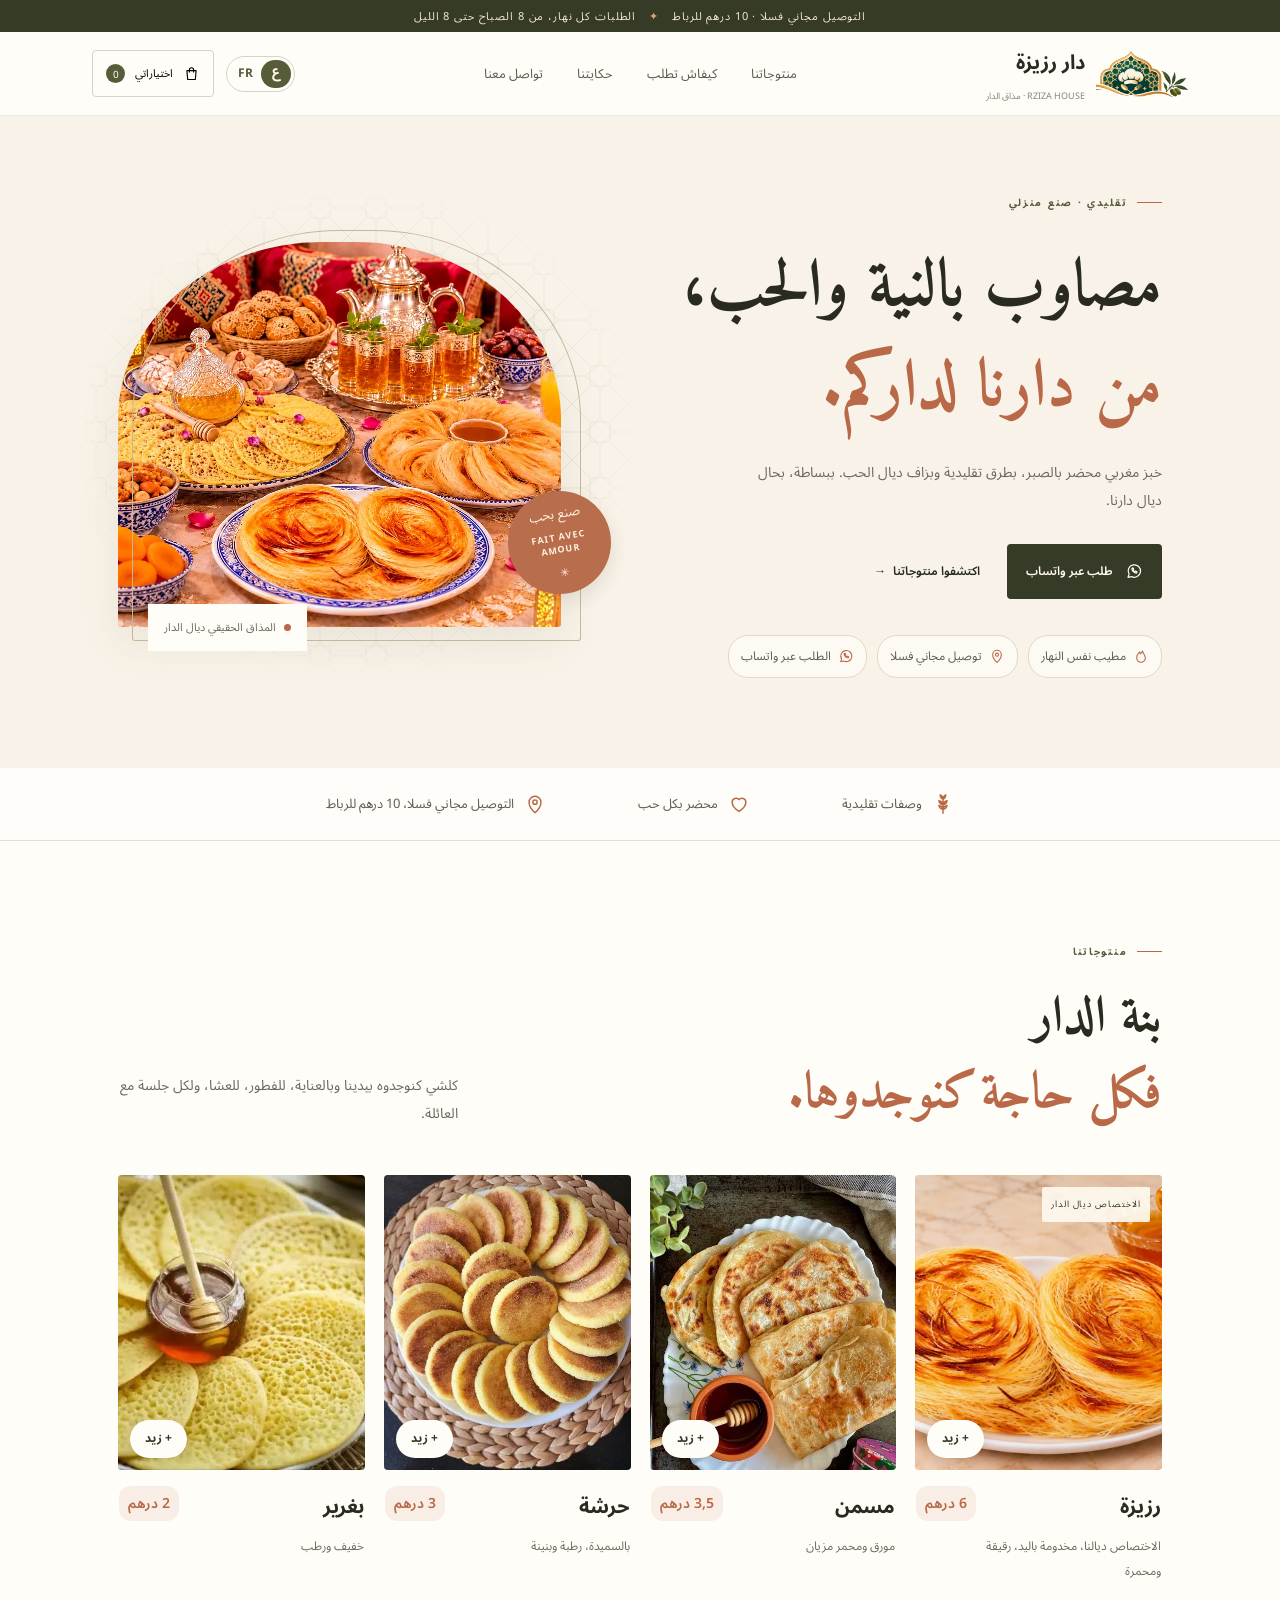
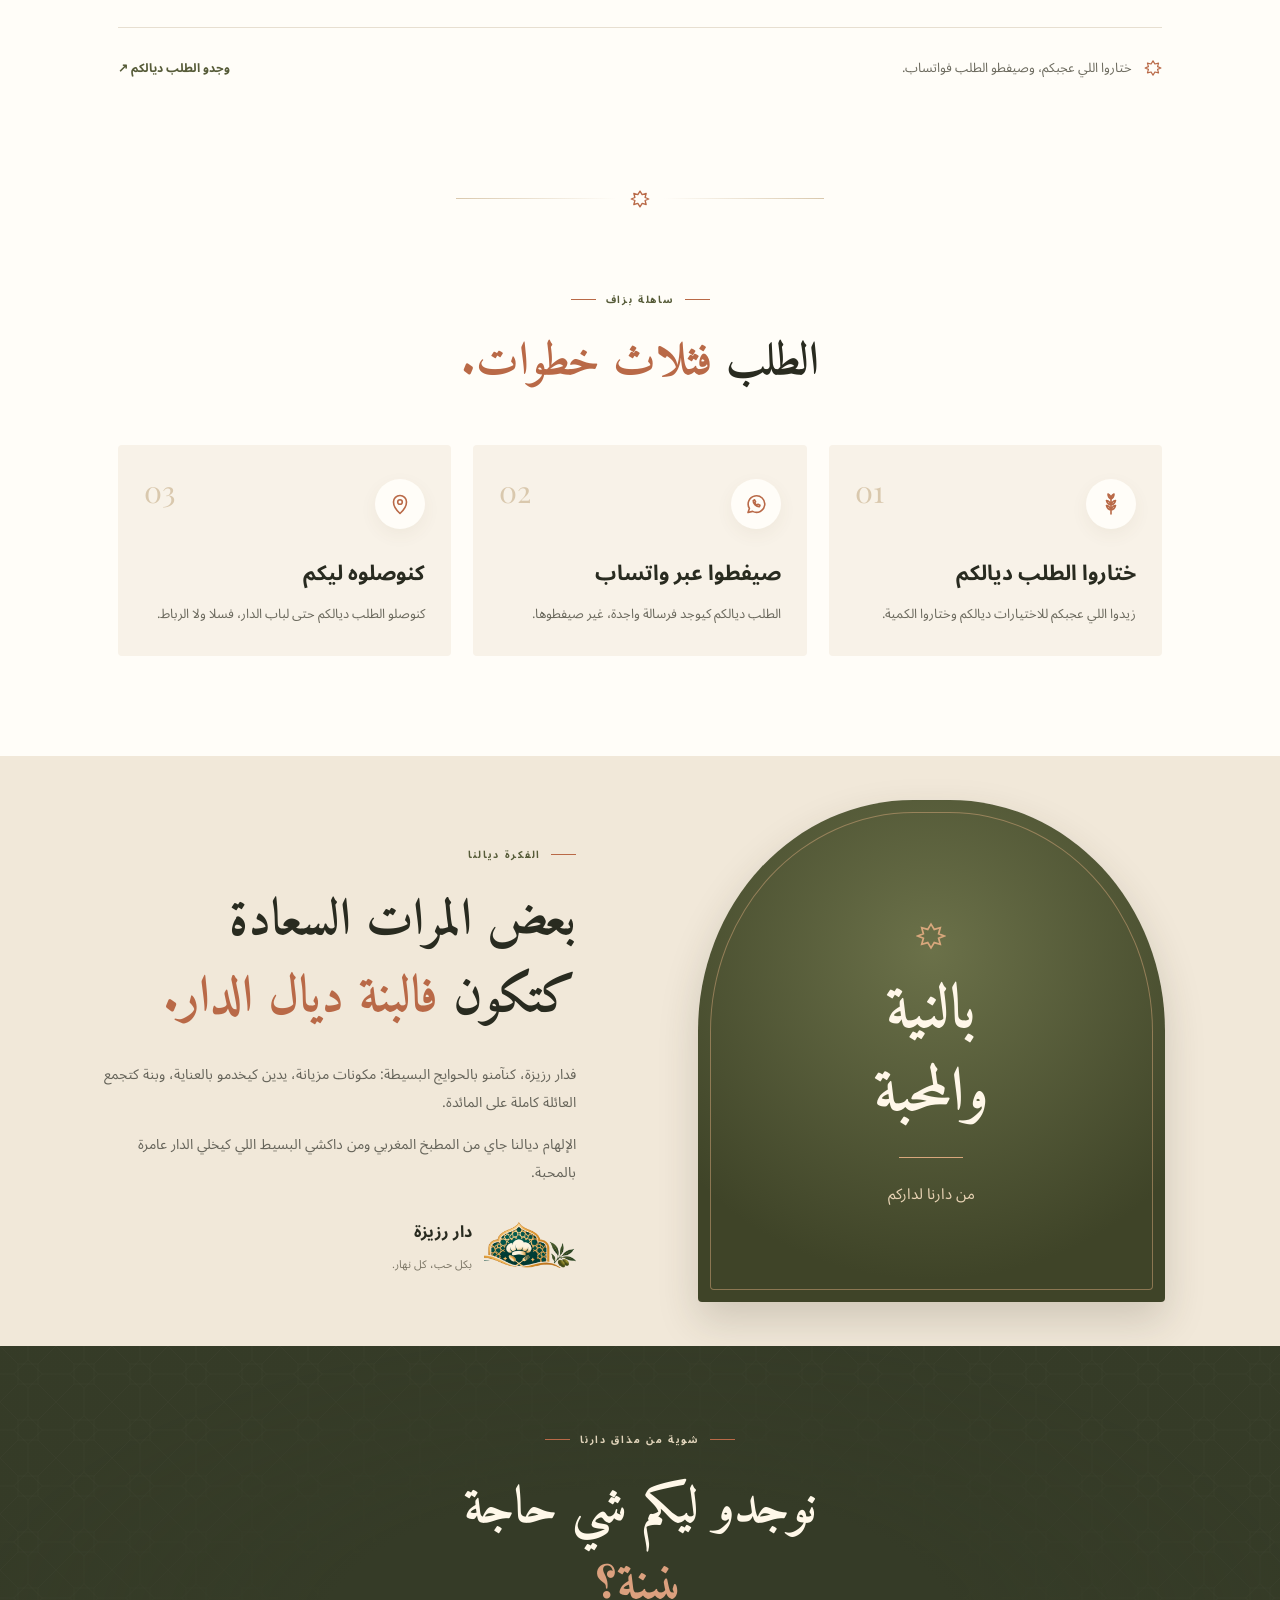
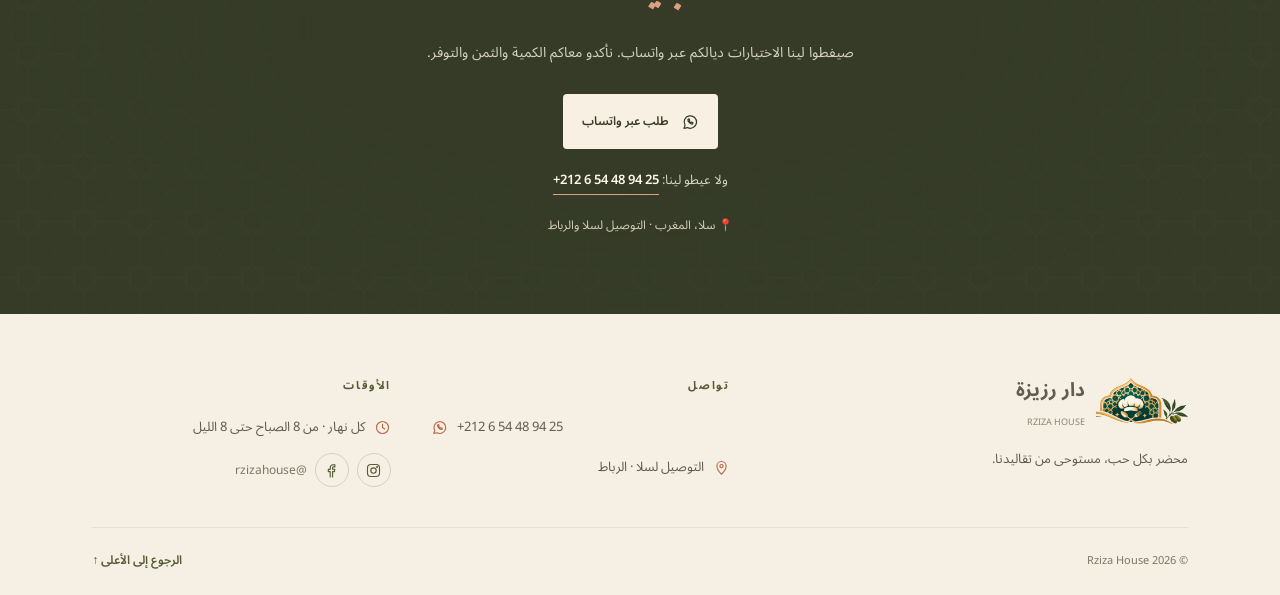
<file: public/index.html>
<!doctype html>
<html lang="ar" dir="rtl">
<head>
  <meta charset="utf-8">
  <meta name="viewport" content="width=device-width,initial-scale=1">
  <meta name="theme-color" content="#f8f2e8">
  <title>دار رزيزة | Rziza House — مذاق الدار</title>
  <meta name="description" content="دار رزيزة — خبز مغربي تقليدي مصاوب بالنية والحب فسلا، كنوصلوه لسلا والرباط. طلب الرزيزة، المسمن، الحرشة والبغرير عبر واتساب.">

  <!-- Aperçu du lien quand il est partagé (WhatsApp, Facebook...).
       Changez le numéro ?v= quand vous remplacez og.jpg, sinon WhatsApp garde l'ancienne image. -->
  <meta property="og:type" content="website">
  <meta property="og:locale" content="ar_MA">
  <meta property="og:locale:alternate" content="fr_MA">
  <meta property="og:site_name" content="دار رزيزة · Rziza House">
  <meta property="og:title" content="دار رزيزة | Rziza House — مذاق الدار">
  <meta property="og:description" content="خبز مغربي مصاوب فالدار بسلا، كنوصلوه لسلا والرباط: الرزيزة، المسمن، الحرشة، البغرير. الطلب عبر واتساب.">
  <meta property="og:url" content="https://rziza-house.pages.dev/">
  <meta property="og:image" content="https://rziza-house.pages.dev/images/og.jpg?v=4">
  <meta property="og:image:width" content="1200">
  <meta property="og:image:height" content="630">
  <meta property="og:image:alt" content="دار رزيزة — مذاق الدار، التوصيل لسلا والرباط">
  <meta name="twitter:card" content="summary_large_image">
  <link rel="canonical" href="https://rziza-house.pages.dev/">

  <link rel="icon" href="favicon-48.png" type="image/png">
  <link rel="apple-touch-icon" href="apple-touch-icon.png">
  <link rel="preconnect" href="https://fonts.googleapis.com">
  <link rel="preconnect" href="https://fonts.gstatic.com" crossorigin>
  <link rel="stylesheet" href="https://fonts.googleapis.com/css2?family=DM+Sans:wght@400;500;600;700&family=Playfair+Display:wght@500;600;700&family=Noto+Sans+Arabic:wght@400;500;600;700&family=Amiri:wght@400;700&display=swap">
  <link rel="stylesheet" href="theme.css">
  <!-- Photo d'accueil chargée tout de suite (même fichier que celui choisi dans theme.css) -->
  <link rel="preload" as="image" type="image/webp" href="images/hero-640.webp" media="(max-width: 640px)">
  <link rel="preload" as="image" type="image/webp" href="images/hero.webp" media="(min-width: 641px)">

  <script src="products.js" defer></script>
  <script src="translations.js" defer></script>
  <script src="app.js" defer></script>
</head>
<body class="rtl">

<!-- Icônes, réutilisées plus bas avec <use href="#..."> -->
<svg class="sprite" aria-hidden="true" focusable="false">
  <symbol id="i-wheat" viewBox="0 0 24 24"><path d="M12 22V7M12 7c-2-1-3-3-3-5 2 1 3 3 3 5Zm0 0c2-1 3-3 3-5-2 1-3 3-3 5Zm0 6c-2.5-.5-4-2.5-4.5-4.5 2.5.5 4 2.5 4.5 4.5Zm0 0c2.5-.5 4-2.5 4.5-4.5-2.5.5-4 2.5-4.5 4.5Zm0 5c-2.5-.5-4-2.5-4.5-4.5 2.5.5 4 2.5 4.5 4.5Zm0 0c2.5-.5 4-2.5 4.5-4.5-2.5.5-4 2.5-4.5 4.5Z"/></symbol>
  <symbol id="i-heart" viewBox="0 0 24 24"><path d="M12 20s-7.5-4.6-7.5-10.2A4.3 4.3 0 0 1 12 7.2a4.3 4.3 0 0 1 7.5 2.6C19.5 15.4 12 20 12 20Z"/></symbol>
  <symbol id="i-pin" viewBox="0 0 24 24"><path d="M12 21.5s-6.5-5.8-6.5-11.5a6.5 6.5 0 0 1 13 0c0 5.7-6.5 11.5-6.5 11.5Z"/><circle cx="12" cy="10" r="2.3"/></symbol>
  <symbol id="i-flame" viewBox="0 0 24 24"><path d="M12 21.5a6.5 6.5 0 0 0 6.5-6.5c0-4.3-3.2-6.4-4.3-10.5-1 3-3 4.3-3 4.3s-1-1.1-1.2-3C7.7 8 5.5 11.2 5.5 15a6.5 6.5 0 0 0 6.5 6.5Z"/></symbol>
  <symbol id="i-chat" viewBox="0 0 24 24"><path d="M4 20.5l1.4-4.1A8.3 8.3 0 1 1 8.6 19.4L4 20.5Z"/><path d="M9.2 8.6c-.3 2.9 3.3 6.5 6.2 6.2l.6-1.6-2-1-.9.8c-1-.4-1.9-1.3-2.3-2.3l.8-.9-1-2-1.4.8Z"/></symbol>
  <symbol id="i-bag" viewBox="0 0 24 24"><path d="M5.5 8h13l-1.1 12.5H6.6L5.5 8Z"/><path d="M9 10V6.8a3 3 0 0 1 6 0V10"/></symbol>
  <symbol id="i-clock" viewBox="0 0 24 24"><circle cx="12" cy="12" r="8.5"/><path d="M12 7.5V12l3 2"/></symbol>
  <symbol id="i-instagram" viewBox="0 0 24 24"><rect x="3.5" y="3.5" width="17" height="17" rx="5"/><circle cx="12" cy="12" r="3.8"/><circle cx="17" cy="7" r=".6"/></symbol>
  <symbol id="i-facebook" viewBox="0 0 24 24"><path d="M13.5 21v-7.5h2.7l.4-3.2h-3.1V8.4c0-.9.3-1.6 1.6-1.6h1.7V4a21 21 0 0 0-2.5-.1c-2.4 0-4.1 1.5-4.1 4.2v2.3H7.5v3.2h2.7V21"/></symbol>
  <symbol id="i-star" viewBox="0 0 24 24"><path d="M12 2.5l2.6 4.2 4.8-1.3-1.3 4.8 4.4 1.8-4.4 1.8 1.3 4.8-4.8-1.3L12 21.5l-2.6-4.2-4.8 1.3 1.3-4.8L1.5 12l4.4-1.8-1.3-4.8 4.8 1.3L12 2.5Z"/></symbol>
</svg>

<div class="topline">
  <span data-i18n="topline">التوصيل مجاني فسلا · 10 درهم للرباط</span>
  <span class="top-dot">✦</span>
  <span data-i18n="topline2">الطلبات كل نهار، من 8 الصباح حتى 8 الليل</span>
</div>

<header class="header" id="siteHeader">
  <a class="brand" href="#accueil" aria-label="Rziza House">
    <img class="brand-mark" src="images/logo-mark.png" alt="" width="60" height="32">
    <span class="brand-copy">
      <strong data-i18n="brandName">دار رزيزة</strong>
      <small data-i18n="brandSub">RZIZA HOUSE · مذاق الدار</small>
    </span>
  </a>
  <nav class="nav" id="mainNav">
    <a href="#produits" data-i18n="navProducts">منتوجاتنا</a>
    <a href="#commander" data-i18n="navHow">كيفاش تطلب</a>
    <a href="#histoire" data-i18n="navStory">حكايتنا</a>
    <a href="#contact" data-i18n="navContact">تواصل معنا</a>
  </nav>
  <div class="header-actions">
    <button id="langBtn" class="lang-toggle" type="button" data-i18n-aria="langLabel" aria-label="بدل اللغة">
      <span data-lang="fr">FR</span><span data-lang="ar">ع</span>
    </button>
    <button id="cartBtn" class="cart-btn" type="button">
      <svg class="icon" aria-hidden="true"><use href="#i-bag"/></svg>
      <span data-i18n="basket">اختياراتي</span>
      <span id="cartCount" class="cart-count">0</span>
    </button>
    <button id="menuBtn" class="menu-btn" type="button" aria-expanded="false" aria-controls="mainNav" data-i18n-aria="menuLabel" aria-label="القائمة">☰</button>
  </div>
</header>

<main>
  <section class="hero" id="accueil">
    <div class="hero-copy">
      <div class="eyebrow"><span class="eyebrow-line"></span><span data-i18n="eyebrow">تقليدي · صنع منزلي</span></div>
      <h1 data-i18n="heroTitle">مصاوب بالنية والحب،<br><em>من دارنا لداركم.</em></h1>
      <p class="hero-text" data-i18n="heroText">خبز مغربي محضر بالصبر، بطرق تقليدية وبزاف ديال الحب. ببساطة، بحال ديال دارنا.</p>
      <div class="hero-buttons">
        <a id="heroWhatsapp" class="btn btn-dark" href="#" target="_blank" rel="noopener">
          <svg class="icon" aria-hidden="true"><use href="#i-chat"/></svg>
          <span data-i18n="whatsappCta">طلب عبر واتساب</span>
        </a>
        <a class="text-link" href="#produits"><span data-i18n="discover">اكتشفوا منتوجاتنا</span><span class="arrow">→</span></a>
      </div>
      <ul class="hero-badges">
        <li><svg class="icon" aria-hidden="true"><use href="#i-flame"/></svg><span data-i18n="badgeFresh">مطيب نفس النهار</span></li>
        <li><svg class="icon" aria-hidden="true"><use href="#i-pin"/></svg><span data-i18n="badgeDelivery">توصيل مجاني فسلا</span></li>
        <li><svg class="icon" aria-hidden="true"><use href="#i-chat"/></svg><span data-i18n="badgeWhatsapp">الطلب عبر واتساب</span></li>
      </ul>
    </div>
    <div class="hero-visual">
      <div class="hero-photo"></div>
      <div class="hero-stamp"><span>صنع بحب</span><strong>FAIT AVEC<br>AMOUR</strong><span class="stamp-star">✳</span></div>
      <div class="hero-caption"><span class="caption-dot"></span><span data-i18n="heroCaption">المذاق الحقيقي ديال الدار</span></div>
    </div>
  </section>

  <section class="promise-strip">
    <div><svg class="promise-icon" aria-hidden="true"><use href="#i-wheat"/></svg><span data-i18n="promise1">وصفات تقليدية</span></div>
    <div><svg class="promise-icon" aria-hidden="true"><use href="#i-heart"/></svg><span data-i18n="promise2">محضر بكل حب</span></div>
    <div><svg class="promise-icon" aria-hidden="true"><use href="#i-pin"/></svg><span data-i18n="promise3">التوصيل مجاني فسلا، 10 درهم للرباط</span></div>
  </section>

  <section class="products section-pad" id="produits">
    <div class="section-heading" data-reveal>
      <div>
        <div class="eyebrow"><span class="eyebrow-line"></span><span data-i18n="ourSelection">منتوجاتنا</span></div>
        <h2 data-i18n="productsTitle">بنة الدار<br><em>فكل حاجة كنوجدوها.</em></h2>
      </div>
      <p data-i18n="productsIntro">كلشي كنوجدوه بيدينا وبالعناية، للفطور، للعشا، ولكل جلسة مع العائلة.</p>
    </div>
    <!-- Les cartes produits sont créées par app.js à partir de products.js -->
    <div class="product-grid" id="productGrid" data-reveal></div>
    <div class="order-hint">
      <svg class="hint-icon" aria-hidden="true"><use href="#i-star"/></svg>
      <span data-i18n="orderHint">ختاروا اللي عجبكم، وصيفطو الطلب فواتساب.</span>
      <button id="orderFromProducts" class="inline-link" type="button" data-i18n="startOrder">وجدو الطلب ديالكم ↗</button>
    </div>
  </section>

  <section class="how section-pad" id="commander">
    <div class="ornament" aria-hidden="true"><span></span><svg><use href="#i-star"/></svg><span></span></div>
    <div class="how-heading" data-reveal>
      <div class="eyebrow"><span class="eyebrow-line"></span><span data-i18n="howEyebrow">ساهلة بزاف</span><span class="eyebrow-line"></span></div>
      <h2 data-i18n="howTitle">الطلب <em>فثلاث خطوات.</em></h2>
    </div>
    <ol class="steps" data-reveal>
      <li>
        <span class="step-icon"><svg aria-hidden="true"><use href="#i-wheat"/></svg></span>
        <span class="step-num">01</span>
        <h3 data-i18n="step1Title">ختاروا الطلب ديالكم</h3>
        <p data-i18n="step1Text">زيدوا اللي عجبكم للاختيارات ديالكم وختاروا الكمية.</p>
      </li>
      <li>
        <span class="step-icon"><svg aria-hidden="true"><use href="#i-chat"/></svg></span>
        <span class="step-num">02</span>
        <h3 data-i18n="step2Title">صيفطوا عبر واتساب</h3>
        <p data-i18n="step2Text">الطلب ديالكم كيوجد فرسالة واجدة، غير صيفطوها.</p>
      </li>
      <li>
        <span class="step-icon"><svg aria-hidden="true"><use href="#i-pin"/></svg></span>
        <span class="step-num">03</span>
        <h3 data-i18n="step3Title">كنوصلوه ليكم</h3>
        <p data-i18n="step3Text">كنوصلو الطلب ديالكم حتى لباب الدار، فسلا ولا الرباط.</p>
      </li>
    </ol>
  </section>

  <section class="story" id="histoire">
    <div class="story-side">
      <div class="story-quote">
        <svg class="story-star" aria-hidden="true"><use href="#i-star"/></svg>
        <span class="story-quote-ar" lang="ar">بالنية<br>والمحبة</span>
        <span class="story-quote-line" aria-hidden="true"></span>
        <span class="story-quote-sub" data-i18n="storyQuoteSub">من دارنا لداركم</span>
      </div>
    </div>
    <div class="story-copy" data-reveal>
      <div class="eyebrow"><span class="eyebrow-line"></span><span data-i18n="ourPhilosophy">الفكرة ديالنا</span></div>
      <h2 data-i18n="storyTitle">بعض المرات السعادة<br>كتكون <em>فالبنة ديال الدار.</em></h2>
      <p data-i18n="storyP1">فدار رزيزة، كنآمنو بالحوايج البسيطة: مكونات مزيانة، يدين كيخدمو بالعناية، وبنة كتجمع العائلة كاملة على المائدة.</p>
      <p data-i18n="storyP2">الإلهام ديالنا جاي من المطبخ المغربي ومن داكشي البسيط اللي كيخلي الدار عامرة بالمحبة.</p>
      <div class="signature">
        <img class="signature-mark" src="images/logo-mark.png" alt="" width="60" height="32">
        <span><strong data-i18n="brandName">دار رزيزة</strong><small data-i18n="signature">بكل حب، كل نهار.</small></span>
      </div>
    </div>
  </section>

  <section class="cta" id="contact">
    <div class="cta-inner" data-reveal>
      <div class="eyebrow"><span class="eyebrow-line"></span><span data-i18n="freshFromUs">شوية من مذاق دارنا</span><span class="eyebrow-line"></span></div>
      <h2 data-i18n="ctaTitle">نوجدو ليكم شي حاجة<br><em>بنينة؟</em></h2>
      <p data-i18n="ctaText">صيفطوا لينا الاختيارات ديالكم عبر واتساب. نأكدو معاكم الكمية والثمن والتوفر.</p>
      <a id="contactWhatsapp" class="btn btn-cream" href="#" target="_blank" rel="noopener">
        <svg class="icon" aria-hidden="true"><use href="#i-chat"/></svg>
        <span data-i18n="whatsappCta">طلب عبر واتساب</span>
      </a>
      <p class="cta-phone"><span data-i18n="orCall">ولا عيطو لينا:</span> <a data-phone-link href="#" dir="ltr"></a></p>
      <small data-i18n="areaNote">📍 سلا، المغرب · التوصيل لسلا والرباط</small>
    </div>
  </section>
</main>

<footer class="footer">
  <div class="footer-grid">
    <div class="footer-about">
      <a class="brand footer-brand" href="#accueil">
        <img class="brand-mark" src="images/logo-mark.png" alt="" width="60" height="32">
        <span class="brand-copy">
          <strong data-i18n="brandName">دار رزيزة</strong>
          <small data-i18n="footerSub">RZIZA HOUSE</small>
        </span>
      </a>
      <p data-i18n="footerLine">محضر بكل حب، مستوحى من تقاليدنا.</p>
    </div>
    <div class="footer-col">
      <h4 data-i18n="footerContact">تواصل</h4>
      <a class="footer-item" data-phone-link href="#" dir="ltr"><svg class="icon" aria-hidden="true"><use href="#i-chat"/></svg><span data-phone></span></a>
      <p class="footer-item"><svg class="icon" aria-hidden="true"><use href="#i-pin"/></svg><span data-i18n="footerZones">التوصيل لسلا · الرباط</span></p>
    </div>
    <div class="footer-col">
      <h4 data-i18n="footerHours">الأوقات</h4>
      <p class="footer-item"><svg class="icon" aria-hidden="true"><use href="#i-clock"/></svg><span data-i18n="hoursText">كل نهار · من 8 الصباح حتى 8 الليل</span></p>
      <div class="socials">
        <a id="instagramLink" href="#" aria-label="Instagram"><svg class="icon" aria-hidden="true"><use href="#i-instagram"/></svg></a>
        <a id="facebookLink" href="#" aria-label="Facebook"><svg class="icon" aria-hidden="true"><use href="#i-facebook"/></svg></a>
        <span class="social-handle">@rzizahouse</span>
      </div>
    </div>
  </div>
  <div class="footer-bottom">
    <span>© <span id="year">2026</span> Rziza House</span>
    <a href="#accueil" class="back-top" data-i18n="backTop">الرجوع إلى الأعلى ↑</a>
  </div>
</footer>

<!-- Panier -->
<div id="cartOverlay" class="overlay" hidden>
  <section class="cart-panel" role="dialog" aria-modal="true" aria-labelledby="cartTitle">
    <div class="cart-header">
      <div>
        <span class="eyebrow"><span class="eyebrow-line"></span><span data-i18n="yourSelection">اختياراتكم</span></span>
        <h2 id="cartTitle" data-i18n="cartTitle">السلة ديالكم</h2>
      </div>
      <button id="closeCart" class="close-btn" type="button" data-i18n-aria="closeLabel" aria-label="سد">×</button>
    </div>

    <div id="cartItems" class="cart-items"></div>
    <div id="cartEmpty" class="cart-empty">
      <svg class="cart-empty-icon" aria-hidden="true"><use href="#i-bag"/></svg>
      <p data-i18n="emptyCart">مازال ما اخترتوا حتى منتوج.</p>
      <button id="browseBtn" class="inline-link" type="button" data-i18n="browseProducts">اكتشفوا المنتوجات ↗</button>
    </div>

    <div class="cart-bottom">
      <div id="cartTotal" class="cart-total" hidden>
        <div class="cart-line"><span data-i18n="subtotalLabel">المنتوجات</span><span id="cartSubtotalValue"></span></div>
        <div class="cart-line"><span id="cartDeliveryLabel">التوصيل (سلا)</span><span id="cartDeliveryValue"></span></div>
        <span data-i18n="totalLabel">المجموع</span>
        <strong id="cartTotalValue"></strong>
      </div>

      <div id="orderDetails" class="order-details" hidden>
        <span class="details-title" data-i18n="detailsTitle">المعلومات ديالكم</span>
        <label class="field">
          <span data-i18n="nameLabel">السمية ديالكم</span>
          <input id="custName" type="text" autocomplete="given-name" maxlength="60">
        </label>
        <div class="delivery-fields">
          <small class="delivery-note" data-i18n="deliveryNote">التوصيل مجاني فسلا، و10 درهم للرباط.</small>
          <div class="mode-toggle" role="radiogroup">
            <label><input type="radio" name="city" value="sale" checked><span data-i18n="citySale">سلا</span></label>
            <label><input type="radio" name="city" value="rabat"><span data-i18n="cityRabat">الرباط</span></label>
          </div>
          <label class="field">
            <span data-i18n="addressLabel">الحي / العنوان</span>
            <input id="custAddress" type="text" autocomplete="street-address" maxlength="120">
          </label>
        </div>
        <label class="field">
          <span data-i18n="whenLabel">إمتى؟</span>
          <input id="custWhen" type="text" maxlength="60" data-i18n-ph="whenPlaceholder" placeholder="مثلاً غدا الصباح">
        </label>
      </div>

      <p data-i18n="priceNote">التوصيل مجاني فسلا، و10 درهم للرباط، محسوب فالمجموع. الطلب ديالكم كيتأكد عبر واتساب.</p>
      <button id="sendOrder" class="btn btn-dark order-submit" type="button">
        <span data-i18n="sendWhatsapp">صيفط الطلب عبر واتساب</span>
        <svg class="icon" aria-hidden="true"><use href="#i-chat"/></svg>
      </button>
    </div>
  </section>
</div>

<button id="floatOrder" class="float-order" type="button">
  <svg class="icon" aria-hidden="true"><use href="#i-chat"/></svg>
  <span data-i18n="orderShortcut">طلب</span>
  <span id="floatCount" class="float-count" hidden>0</span>
</button>
<div id="toast" class="toast" role="status" aria-live="polite"></div>

</body>
</html>
</file>
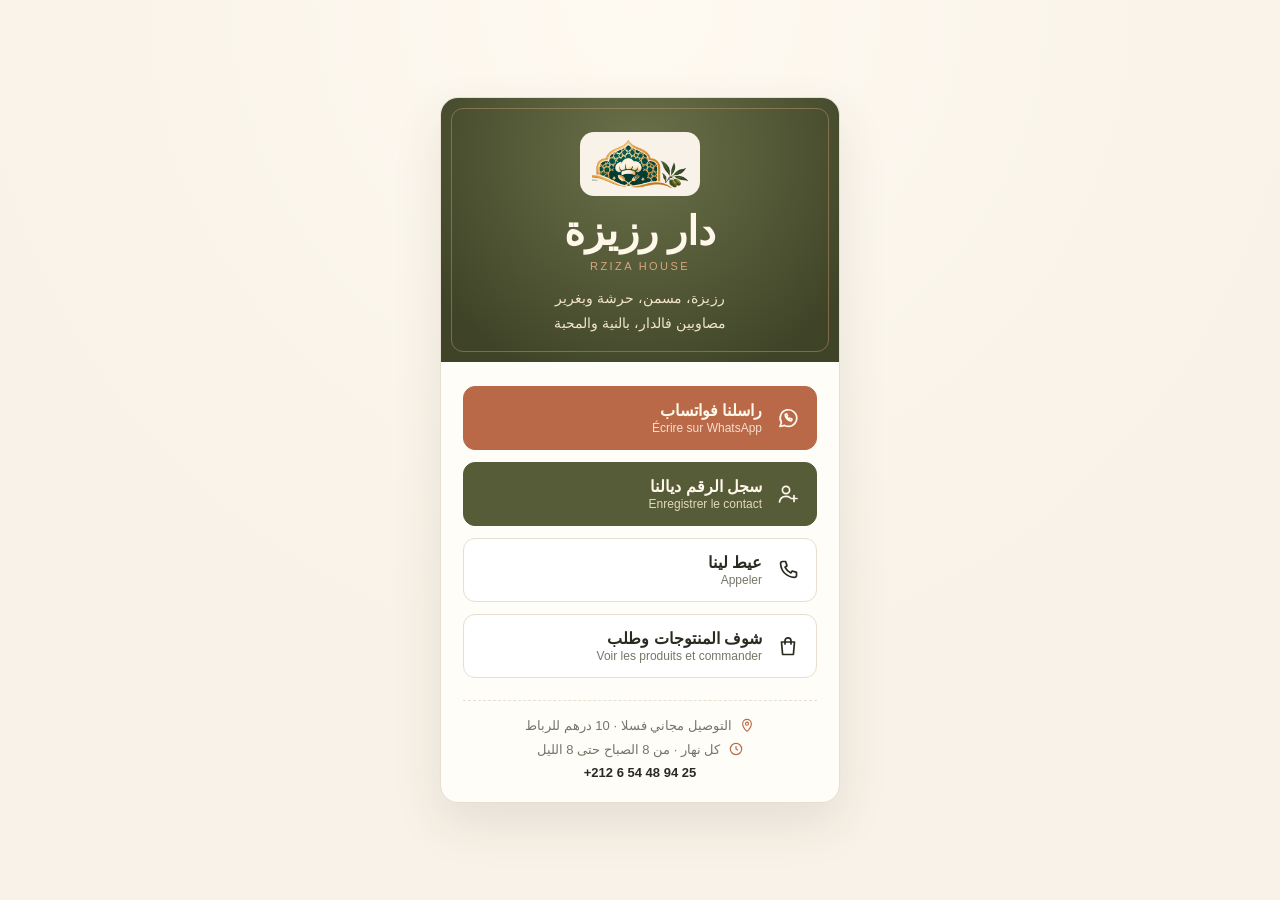
<file: public/carte.html>
<!doctype html>
<html lang="ar" dir="rtl">
<head>
  <meta charset="utf-8">
  <meta name="viewport" content="width=device-width,initial-scale=1">
  <meta name="theme-color" content="#f8f2e8">
  <title>دار رزيزة | Rziza House — بطاقة</title>
  <meta name="description" content="دار رزيزة — رزيزة، مسمن، حرشة وبغرير مصاوبين فالدار بسلا. سجلو الرقم، طلبو عبر واتساب.">
  <!-- Carte de visite ouverte par les cartes NFC : pas besoin d'apparaître dans Google -->
  <meta name="robots" content="noindex">
  <link rel="icon" href="favicon-48.png" type="image/png">
  <link rel="apple-touch-icon" href="apple-touch-icon.png">
  <link rel="manifest" href="carte.webmanifest">
  <style>
    :root {
      --cream: #f8f2e8;
      --paper: #fffdf8;
      --ink: #292b20;
      --muted: #777568;
      --olive: #565b38;
      --olive-dark: #353b27;
      --terracotta: #b96947;
      --gold: #d8a77c;
      --line: #e7dfd1;
    }
    * {
      box-sizing: border-box;
    }
    body {
      margin: 0;
      min-height: 100vh;
      display: grid;
      place-items: center;
      padding: 28px 16px;
      background: radial-gradient(circle at 50% 0%, #fffaf1, var(--cream) 60%);
      color: var(--ink);
      font-family: "Noto Sans Arabic", "Segoe UI", Tahoma, Arial, sans-serif;
    }
    .card {
      width: 100%;
      max-width: 400px;
      background: var(--paper);
      border: 1px solid var(--line);
      border-radius: 18px;
      box-shadow: 0 20px 50px #3a33201a;
      overflow: hidden;
      text-align: center;
    }
    /* Olive arch at the top, like the arches on the website */
    .top {
      position: relative;
      padding: 34px 24px 26px;
      background: radial-gradient(circle at 50% 20%, #6b7149, #3f4428 85%);
      color: #fff7e9;
    }
    .top::after {
      content: "";
      position: absolute;
      inset: 10px;
      border: 1px solid #d8a77c66;
      border-radius: 12px;
      pointer-events: none;
    }
    .logo {
      display: block;
      height: 64px;
      width: auto;
      margin: 0 auto 10px;
      padding: 8px 12px;
      background: var(--cream);
      border-radius: 14px;
    }
    h1 {
      margin: 6px 0 2px;
      font-family: "Amiri", "Times New Roman", serif;
      font-size: 40px;
      line-height: 1.3;
    }
    .latin {
      font-family: "DM Sans", sans-serif;
      font-size: 11px;
      letter-spacing: 0.22em;
      color: var(--gold);
    }
    .tagline {
      margin: 14px 0 0;
      font-size: 14px;
      line-height: 1.8;
      color: #f1e4cc;
    }
    .actions {
      display: grid;
      gap: 12px;
      padding: 24px 22px 8px;
    }
    .btn {
      display: flex;
      align-items: center;
      gap: 14px;
      padding: 14px 16px;
      border-radius: 12px;
      border: 1px solid var(--line);
      background: #fff;
      color: var(--ink);
      text-decoration: none;
      text-align: start;
      transition: transform 0.15s, box-shadow 0.15s;
    }
    .btn:active {
      transform: scale(0.98);
    }
    .btn svg {
      flex-shrink: 0;
      width: 24px;
      height: 24px;
      fill: none;
      stroke: currentColor;
      stroke-width: 1.7;
      stroke-linecap: round;
      stroke-linejoin: round;
    }
    .btn span {
      display: flex;
      flex-direction: column;
      gap: 1px;
    }
    .btn strong {
      font-size: 16px;
    }
    .btn small {
      font-family: "DM Sans", sans-serif;
      font-size: 12px;
      color: var(--muted);
    }
    .btn.primary {
      background: var(--olive);
      border-color: var(--olive);
      color: #fff8eb;
    }
    .btn.primary small {
      color: #e3d8bd;
    }
    .btn.whatsapp {
      background: var(--terracotta);
      border-color: var(--terracotta);
      color: #fff8eb;
    }
    .btn.whatsapp small {
      color: #f6dccd;
    }
    .info {
      margin: 14px 22px 0;
      padding: 16px 0 22px;
      border-top: 1px dashed var(--line);
      display: grid;
      gap: 8px;
      font-size: 13px;
      color: var(--muted);
    }
    .info p {
      margin: 0;
      display: flex;
      align-items: center;
      justify-content: center;
      gap: 7px;
    }
    .info svg {
      width: 16px;
      height: 16px;
      fill: none;
      stroke: var(--terracotta);
      stroke-width: 1.7;
    }
    .phone {
      direction: ltr;
      font-family: "DM Sans", sans-serif;
      font-weight: 600;
      color: var(--ink);
    }
  </style>
  <script src="products.js" defer></script>
</head>
<body>
  <main class="card">
    <header class="top">
      <img class="logo" src="images/logo-mark.png" alt="" width="120" height="64">
      <!-- &#8202; : the tail of ز hides the dots of ي without this thin space -->
      <h1>دار رز&#8202;يزة</h1>
      <div class="latin">RZIZA HOUSE</div>
      <p class="tagline">رز&#8202;يزة، مسمن، حرشة وبغرير<br>مصاوبين فالدار، بالنية والمحبة</p>
    </header>

    <nav class="actions"> 
      <a class="btn whatsapp" id="whatsapp" href="#" target="_blank" rel="noopener">
        <svg viewBox="0 0 24 24" aria-hidden="true"><path d="M4 20.5l1.4-4.1A8.3 8.3 0 1 1 8.6 19.4L4 20.5Z"/><path d="M9.2 8.6c-.3 2.9 3.3 6.5 6.2 6.2l.6-1.6-2-1-.9.8c-1-.4-1.9-1.3-2.3-2.3l.8-.9-1-2-1.4.8Z"/></svg>
        <span><strong>راسلنا فواتساب</strong><small>Écrire sur WhatsApp</small></span>
      </a>
      <a class="btn primary" id="saveContact" href="rziza-house.vcf" download="rziza-house.vcf">
        <svg viewBox="0 0 24 24" aria-hidden="true"><circle cx="10" cy="8" r="3.6"/><path d="M3.5 20c.6-3.6 3.2-5.6 6.5-5.6 1.6 0 3 .4 4.1 1.2"/><path d="M18 13.5v6M15 16.5h6"/></svg>
        <span><strong>سجل الرقم ديالنا</strong><small>Enregistrer le contact</small></span>
      </a>
     
      <a class="btn" id="call" href="#">
        <svg viewBox="0 0 24 24" aria-hidden="true"><path d="M6.6 3.5h3l1.4 4.3-2 1.4a12 12 0 0 0 5.8 5.8l1.4-2 4.3 1.4v3a2 2 0 0 1-2.2 2C10.6 18.9 5.1 13.4 4.6 5.7a2 2 0 0 1 2-2.2Z"/></svg>
        <span><strong>عيط لينا</strong><small>Appeler</small></span>
      </a>
      <a class="btn" href="./#produits">
        <svg viewBox="0 0 24 24" aria-hidden="true"><path d="M5.5 8h13l-1.1 12.5H6.6L5.5 8Z"/><path d="M9 10V6.8a3 3 0 0 1 6 0V10"/></svg>
        <span><strong>شوف المنتوجات وطلب</strong><small>Voir les produits et commander</small></span>
      </a>
    </nav>

    <footer class="info">
      <p><svg viewBox="0 0 24 24" aria-hidden="true"><path d="M12 21.5s-6.5-5.8-6.5-11.5a6.5 6.5 0 0 1 13 0c0 5.7-6.5 11.5-6.5 11.5Z"/><circle cx="12" cy="10" r="2.3"/></svg><span id="delivery">التوصيل مجاني فسلا · 10 درهم للرباط</span></p>
      <p><svg viewBox="0 0 24 24" aria-hidden="true"><circle cx="12" cy="12" r="8.5"/><path d="M12 7.5V12l3 2"/></svg><span>كل نهار · من 8 الصباح حتى 8 الليل</span></p>
      <p class="phone" id="phone"></p>
    </footer>
  </main>

  <script>
    // Number and delivery fee come from products.js, like on the main site.
    window.addEventListener("DOMContentLoaded", () => {
      const number = WHATSAPP_NUMBER;
      const local = number.slice(3);
      const website = "https://rziza-house.pages.dev/";
      const message = "السلام عليكم دار رزيزة 👋🌾\nخديت الرقم ديالكم من البطاقة ✨\nبغيت نعرف شنو كاين اليوم 😊\nالموقع: " + website;
      document.getElementById("whatsapp").href = "https://wa.me/" + number + "?text=" + encodeURIComponent(message);
      document.getElementById("call").href = "tel:+" + number;
      document.getElementById("phone").textContent =
        "+" + number.slice(0, 3) + " " + local[0] + " " + local.slice(1).replace(/(\d{2})(?=\d)/g, "$1 ");
      const rabat = DELIVERY_FEES.rabat;
      document.getElementById("delivery").textContent =
        (DELIVERY_FEES.sale ? "التوصيل لسلا " + DELIVERY_FEES.sale + " درهم" : "التوصيل مجاني فسلا") + " · " + rabat + " درهم للرباط";
    });

    if ("serviceWorker" in navigator && location.protocol !== "file:") {
      window.addEventListener("load", () => {
        navigator.serviceWorker.register("sw-carte.js").catch(() => {});
      });
    }
  </script>
</body>
</html>
</file>
<file: public/theme.css>
:root {
  --cream: #f8f2e8;
  --paper: #fffdf8;
  --ink: #292b20;
  --muted: #777568;
  --olive: #565b38;
  --olive-dark: #353b27;
  --terracotta: #b96947;
  --line: #e7dfd1;
  --serif: "Playfair Display", Georgia, serif;
  --sans: "DM Sans", Arial, sans-serif;
  --arabic: "Noto Sans Arabic", sans-serif;
  --arabic-display: "Amiri", "Noto Sans Arabic", serif;
  --radius: 4px;
}
* {
  box-sizing: border-box;
}
[hidden] {
  display: none !important;
}
html {
  scroll-behavior: smooth;
  scroll-padding-top: 90px;
}
body {
  margin: 0;
  background: var(--paper);
  color: var(--ink);
  font-family: var(--sans);
  font-size: 14px;
  -webkit-font-smoothing: antialiased;
}
button,
a {
  font: inherit;
}
a {
  color: inherit;
  text-decoration: none;
}
button {
  cursor: pointer;
}
.topline {
  height: 32px;
  background: var(--olive-dark);
  color: #f4e9d7;
  display: flex;
  align-items: center;
  justify-content: center;
  gap: 13px;
  font-size: 11px;
  letter-spacing: 0.08em;
}
.top-dot {
  color: #d8a77c;
}
.header {
  height: 84px;
  display: flex;
  align-items: center;
  justify-content: space-between;
  padding: 0 7.2%;
  border-bottom: 1px solid rgba(65, 62, 47, 0.09);
  background: var(--paper);
  position: sticky;
  top: 0;
  z-index: 10;
  transition:
    height 0.25s,
    box-shadow 0.25s;
}
.header.scrolled {
  height: 70px;
  box-shadow: 0 6px 24px #3a33200f;
}
.brand {
  display: flex;
  align-items: center;
  gap: 11px;
}
/* Logo emblem (house and palm), wider than tall: sized by height. */
.brand-mark {
  width: auto;
  height: 46px;
  flex-shrink: 0;
  transition: height 0.25s;
}
.header.scrolled .brand-mark {
  height: 38px;
}
.brand-copy {
  display: flex;
  flex-direction: column;
  gap: 3px;
}
.brand-copy strong {
  font-family: var(--serif);
  font-size: 20px;
  letter-spacing: -0.04em;
}
.brand-copy small {
  font-size: 9px;
  letter-spacing: 0.12em;
  color: #898675;
}
.nav {
  display: flex;
  gap: 34px;
  color: #5e5d51;
  font-size: 13px;
}
.nav a:hover,
.text-link:hover,
.inline-link:hover {
  color: var(--terracotta);
}
.header-actions {
  display: flex;
  align-items: center;
  gap: 12px;
}
.lang-toggle {
  display: flex;
  border: 1px solid #d8d3c7;
  background: transparent;
  border-radius: 20px;
  padding: 3px;
  direction: ltr;
}
.lang-toggle span {
  display: grid;
  place-items: center;
  min-width: 30px;
  height: 28px;
  padding: 0 8px;
  border-radius: 16px;
  line-height: 1;
  font-size: 12px;
  font-weight: 700;
  color: var(--olive);
  text-align: center;
  transition:
    background 0.2s,
    color 0.2s;
}
.lang-toggle span[data-lang="ar"] {
  font-family: var(--arabic);
  font-size: 14px;
  line-height: 1;
  padding-bottom: 3px; /* Arabic glyphs sit low in their line box */
}
.lang-toggle span.active {
  background: var(--olive);
  color: #fff8eb;
}
.cart-btn {
  border: 1px solid #d8d3c7;
  background: transparent;
  border-radius: var(--radius);
  padding: 11px 13px;
  font-size: 11px;
  display: flex;
  gap: 10px;
  align-items: center;
}
.cart-count {
  display: grid;
  place-items: center;
  background: var(--olive);
  color: white;
  border-radius: 50%;
  width: 19px;
  height: 19px;
  font-size: 10px;
}
.menu-btn {
  display: none;
  border: 0;
  background: transparent;
  font-size: 22px;
}
.hero {
  padding: 76px 9.2% 78px;
  display: grid;
  grid-template-columns: 1fr 0.93fr;
  gap: 8%;
  align-items: center;
  min-height: 540px;
  background: var(--cream);
  overflow: hidden;
}
.hero-copy {
  max-width: 530px;
  padding-bottom: 12px;
}
.eyebrow {
  display: flex;
  align-items: center;
  gap: 10px;
  font-size: 10px;
  font-weight: 700;
  letter-spacing: 0.17em;
  color: var(--olive);
}
.eyebrow-line {
  height: 1px;
  width: 25px;
  background: var(--terracotta);
  display: inline-block;
}
.hero h1,
.section-heading h2,
.story h2,
.cta h2 {
  font-family: var(--serif);
  font-weight: 500;
  letter-spacing: -0.055em;
  line-height: 1.12;
}
.hero h1 {
  font-size: clamp(43px, 5.2vw, 70px);
  margin: 26px 0 20px;
}
.hero h1 em,
.section-heading h2 em,
.story h2 em,
.cta h2 em {
  font-weight: 500;
  color: var(--terracotta);
}
.hero-text {
  font-size: 14px;
  line-height: 1.95;
  color: #6c6a5e;
  max-width: 425px;
}
.hero-buttons {
  display: flex;
  align-items: center;
  gap: 27px;
  margin-top: 29px;
}
.btn {
  display: inline-flex;
  align-items: center;
  justify-content: center;
  gap: 24px;
  padding: 15px 19px;
  border: 0;
  font-size: 12px;
  font-weight: 600;
  transition:
    transform 0.2s,
    background 0.2s;
}
.btn:hover {
  transform: translateY(-2px);
}
.btn-dark {
  background: var(--olive-dark);
  color: #fffaf0;
}
.btn-dark:hover {
  background: #4d5634;
}
.text-link {
  font-size: 12px;
  font-weight: 600;
}
.text-link .arrow {
  padding-left: 7px;
}
.hero-badges {
  display: flex;
  flex-wrap: wrap;
  gap: 10px;
  margin: 36px 0 0;
  padding: 0;
  list-style: none;
}
.hero-badges li {
  display: flex;
  align-items: center;
  gap: 7px;
  padding: 8px 12px;
  background: #fffdf8b3;
  border: 1px solid #e3d8c4;
  border-radius: 20px;
  font-size: 12px;
  color: #5f5d51;
}
.hero-badges .icon {
  width: 16px;
  height: 16px;
  color: var(--terracotta);
}
.hero-visual {
  position: relative;
  z-index: 0;
  min-width: 0;
  padding: 12px 20px 24px 0;
}
.hero-visual:after {
  content: "";
  position: absolute;
  inset: -50px -70px -30px -50px;
  z-index: -1;
  background: url("data:image/svg+xml,%3Csvg%20xmlns%3D%22http%3A%2F%2Fwww.w3.org%2F2000%2Fsvg%22%20width%3D%2256%22%20height%3D%2256%22%20viewBox%3D%220%200%2056%2056%22%3E%3Cg%20fill%3D%22none%22%20stroke%3D%22%23565b38%22%20stroke-opacity%3D%220.16%22%20stroke-width%3D%221%22%3E%3Crect%20x%3D%2218%22%20y%3D%2218%22%20width%3D%2220%22%20height%3D%2220%22%2F%3E%3Crect%20x%3D%2218%22%20y%3D%2218%22%20width%3D%2220%22%20height%3D%2220%22%20transform%3D%22rotate(45%2028%2028)%22%2F%3E%3Cpath%20d%3D%22M28%200v13.9M28%2042.1V56M0%2028h13.9M42.1%2028H56M0%200l18%2018M56%200L38%2018M0%2056l18-18M56%2056L38%2038%22%2F%3E%3C%2Fg%3E%3C%2Fsvg%3E");
  -webkit-mask-image: radial-gradient(closest-side, #000 55%, transparent);
  mask-image: radial-gradient(closest-side, #000 55%, transparent);
  pointer-events: none;
}
.hero-photo {
  height: 385px;
  background-image: url("images/hero.jpg");
  background-image: image-set(url("images/hero.webp") type("image/webp"), url("images/hero.jpg") type("image/jpeg"));
  background-size: cover;
  background-position: center;
  border-radius: 46% 46% 3px 3px;
  box-shadow: 0 16px 45px #67573a17;
}
.hero-visual:before {
  content: "";
  position: absolute;
  inset: 0 0 10px 14px;
  border: 1px solid #c8b69c;
  border-radius: 46% 46% 3px 3px;
  pointer-events: none;
}
.hero-stamp {
  position: absolute;
  left: -30px;
  bottom: 57px;
  width: 103px;
  height: 103px;
  border-radius: 50%;
  background: #b86d4c;
  color: #fff2df;
  display: flex;
  flex-direction: column;
  align-items: center;
  justify-content: center;
  gap: 4px;
  transform: rotate(-10deg);
  box-shadow: 0 7px 18px #54331f1c;
}
.hero-stamp span:first-child {
  font-family: var(--arabic);
  font-size: 13px;
}
.hero-stamp strong {
  text-align: center;
  font-size: 9px;
  letter-spacing: 0.12em;
  line-height: 1.4;
}
.stamp-star {
  font-size: 11px;
}
.hero-caption {
  position: absolute;
  bottom: 0;
  right: 30px;
  display: flex;
  align-items: center;
  gap: 8px;
  background: var(--paper);
  padding: 12px 16px;
  font-size: 11px;
  color: #6d6b5d;
}
.caption-dot {
  width: 7px;
  height: 7px;
  background: var(--terracotta);
  border-radius: 50%;
}
.promise-strip {
  display: flex;
  justify-content: center;
  gap: 8%;
  padding: 22px 5%;
  background: #fffdf9;
  border-bottom: 1px solid var(--line);
}
.promise-strip > div {
  display: flex;
  align-items: center;
  gap: 10px;
  color: #5f5e50;
  font-size: 13px;
}
.promise-icon {
  width: 22px;
  height: 22px;
  color: var(--terracotta);
}
.section-pad {
  padding: 100px 9.2%;
}
.section-heading {
  display: flex;
  justify-content: space-between;
  align-items: end;
  gap: 40px;
  margin-bottom: 42px;
}
.section-heading h2,
.story h2 {
  font-size: clamp(36px, 4vw, 52px);
  margin: 18px 0 0;
}
.section-heading > p {
  max-width: 340px;
  color: #6c6a5e;
  font-size: 14px;
  line-height: 1.9;
  margin: 0 0 5px;
}
.product-grid {
  display: grid;
  grid-template-columns: repeat(4, minmax(0, 1fr));
  gap: 19px;
}
.product-card {
  min-width: 0;
}
.product-image {
  position: relative;
  height: clamp(190px, 23vw, 300px);
  background-color: #e8decb;
  border-radius: var(--radius);
  overflow: hidden;
}
.product-photo {
  position: absolute;
  inset: 0;
  background-size: cover;
  background-position: center;
  transition: transform 0.6s ease;
}
.product-card:hover .product-photo {
  transform: scale(1.05);
}
.product-image:after {
  content: "";
  position: absolute;
  inset: 0;
  background: linear-gradient(180deg, #00000012, transparent 35%, #0000000a);
  pointer-events: none;
}
.product-tag {
  position: absolute;
  top: 12px;
  left: 12px;
  border-radius: 2px;
  background: #fffaf0e8;
  color: var(--olive-dark);
  padding: 8px 9px;
  font-size: 9px;
  letter-spacing: 0.1em;
  z-index: 1;
}
.card-actions {
  position: absolute;
  right: 12px;
  bottom: 12px;
  z-index: 2;
}
.add-btn {
  height: 38px;
  padding: 0 15px;
  border: 0;
  border-radius: 20px;
  background: var(--paper);
  color: var(--olive-dark);
  font-size: 12px;
  font-weight: 700;
  box-shadow: 0 4px 14px #2a24171f;
  transition:
    background 0.2s,
    color 0.2s,
    transform 0.2s;
}
.add-btn:hover {
  background: var(--olive);
  color: white;
  transform: translateY(-1px);
}
.card-stepper {
  display: flex;
  align-items: center;
  gap: 4px;
  height: 38px;
  padding: 3px;
  border-radius: 20px;
  background: var(--olive);
  color: #fff;
  box-shadow: 0 4px 14px #2a24171f;
}
.card-stepper button {
  width: 32px;
  height: 32px;
  border: 0;
  border-radius: 50%;
  background: #ffffff1f;
  color: #fff;
  font-size: 17px;
}
.card-stepper button:hover {
  background: #ffffff38;
}
.card-stepper span {
  min-width: 18px;
  text-align: center;
  font-size: 13px;
  font-weight: 700;
}
.product-info {
  display: flex;
  align-items: start;
  justify-content: space-between;
  padding: 16px 1px 0;
}
.product-info h3 {
  font-family: var(--serif);
  font-size: 20px;
  font-weight: 500;
  margin: 0 0 6px;
}
.product-info p {
  font-size: 12px;
  color: #6f6c5f;
  margin: 0;
}
.order-hint {
  margin-top: 43px;
  padding-top: 20px;
  border-top: 1px solid var(--line);
  display: flex;
  align-items: center;
  gap: 12px;
  color: #6e6c60;
  font-size: 13px;
}
.hint-icon {
  width: 18px;
  height: 18px;
  flex-shrink: 0;
  color: var(--terracotta);
}
.inline-link {
  border: 0;
  background: transparent;
  color: var(--olive);
  font-size: 12px;
  font-weight: 700;
  margin-left: auto;
  padding: 8px 0;
}
.story {
  display: grid;
  grid-template-columns: 1fr 1fr;
  background: #f1e8d9;
  min-height: 560px;
}
/* Typographic arch instead of a photo: the house motto on olive, framed in gold. */
.story-side {
  display: flex;
  padding: 44px 9% 44px 18%;
}
.story-quote {
  position: relative;
  flex: 1;
  min-height: 440px;
  display: flex;
  flex-direction: column;
  align-items: center;
  justify-content: center;
  gap: 20px;
  padding: 90px 10% 60px;
  text-align: center;
  color: #fff7e9;
  background: radial-gradient(circle at 50% 30%, #6b7149, #3f4428 78%);
  border-radius: 46% 46% 4px 4px;
  box-shadow: 0 18px 40px #3a33202e;
}
.story-quote::before {
  content: "";
  position: absolute;
  inset: 12px;
  border: 1px solid #d8a77c80;
  border-radius: inherit;
  pointer-events: none;
}
.story-star {
  width: 30px;
  height: 30px;
  color: #d8a77c;
  fill: none;
  stroke: currentColor;
  stroke-width: 1.4;
}
.story-quote-ar {
  font-family: var(--arabic-display);
  font-weight: 700;
  font-size: clamp(46px, 4.8vw, 70px);
  line-height: 1.35;
}
.story-quote-line {
  width: 64px;
  height: 1px;
  background: #d8a77c;
}
.story-quote-sub {
  font-size: 12px;
  letter-spacing: 0.18em;
  text-transform: uppercase;
  color: #e8d3b4;
}
.rtl .story-quote-sub {
  font-family: var(--arabic);
  font-size: 15px;
  letter-spacing: 0;
}
.story-copy {
  padding: 88px 15% 70px 10%;
  align-self: center;
}
.story-copy h2 {
  margin-bottom: 24px;
}
.story-copy p {
  color: #66645a;
  line-height: 1.95;
  font-size: 14px;
}
.signature {
  display: flex;
  align-items: center;
  gap: 12px;
  margin-top: 28px;
}
.signature-mark {
  width: auto;
  height: 46px;
}
.signature > span:last-child {
  display: flex;
  flex-direction: column;
  gap: 4px;
}
.signature strong {
  font-family: var(--serif);
  font-size: 16px;
}
.signature small {
  color: #7c7666;
  font-size: 11px;
}
.cta {
  position: relative;
  overflow: hidden;
  text-align: center;
  background:
    radial-gradient(ellipse at center, var(--olive-dark) 35%, #353b27d9 75%),
    url("data:image/svg+xml,%3Csvg%20xmlns%3D%22http%3A%2F%2Fwww.w3.org%2F2000%2Fsvg%22%20width%3D%2256%22%20height%3D%2256%22%20viewBox%3D%220%200%2056%2056%22%3E%3Cg%20fill%3D%22none%22%20stroke%3D%22%23f8f0e3%22%20stroke-opacity%3D%220.13%22%20stroke-width%3D%221%22%3E%3Crect%20x%3D%2218%22%20y%3D%2218%22%20width%3D%2220%22%20height%3D%2220%22%2F%3E%3Crect%20x%3D%2218%22%20y%3D%2218%22%20width%3D%2220%22%20height%3D%2220%22%20transform%3D%22rotate(45%2028%2028)%22%2F%3E%3Cpath%20d%3D%22M28%200v13.9M28%2042.1V56M0%2028h13.9M42.1%2028H56M0%200l18%2018M56%200L38%2018M0%2056l18-18M56%2056L38%2038%22%2F%3E%3C%2Fg%3E%3C%2Fsvg%3E") var(--olive-dark);
  color: #fff8e9;
  padding: 83px 20px 76px;
}
.cta .eyebrow {
  justify-content: center;
  color: #e2d5bc;
}
.cta h2 {
  font-size: clamp(37px, 4vw, 53px);
  margin: 21px 0 15px;
}
.cta h2 em {
  color: #dba07e;
}
.cta-inner > p {
  max-width: 440px;
  margin: 0 auto;
  color: #d4d1c1;
  font-size: 14px;
  line-height: 1.9;
}
.btn-cream {
  margin-top: 27px;
  background: #f8f0e3;
  color: var(--olive-dark);
}
.cta-inner > small {
  display: block;
  margin-top: 20px;
  color: #d2cdbb;
  font-size: 12px;
}
.cta-phone {
  margin-top: 18px !important;
  font-size: 13px !important;
}
.cta-phone a {
  color: #fff8e9;
  font-weight: 600;
  border-bottom: 1px solid #dba07e;
}
.footer {
  padding: 56px 7.2% 22px;
  background: #f6efe3;
  color: #5f5d51;
}
.footer-grid {
  display: grid;
  grid-template-columns: 1.4fr 1fr 1fr;
  gap: 40px;
  padding-bottom: 34px;
  border-bottom: 1px solid var(--line);
}
.footer-about p {
  max-width: 280px;
  margin: 16px 0 0;
  font-size: 13px;
  line-height: 1.8;
}
.footer h4 {
  margin: 4px 0 16px;
  font-size: 11px;
  font-weight: 700;
  letter-spacing: 0.15em;
  text-transform: uppercase;
  color: var(--olive);
}
.footer-item {
  display: flex;
  align-items: center;
  gap: 9px;
  margin: 0 0 12px;
  font-size: 13px;
}
.footer-item .icon {
  width: 17px;
  height: 17px;
  color: var(--terracotta);
}
a.footer-item:hover {
  color: var(--terracotta);
}
.socials {
  display: flex;
  align-items: center;
  gap: 8px;
  margin-top: 6px;
}
.socials a {
  display: grid;
  place-items: center;
  width: 34px;
  height: 34px;
  border: 1px solid #d8cfbf;
  border-radius: 50%;
  color: var(--olive);
  transition:
    background 0.2s,
    color 0.2s;
}
.socials a:hover {
  background: var(--olive);
  color: #fff;
}
.socials .icon {
  width: 17px;
  height: 17px;
}
.social-handle {
  font-size: 12px;
  color: #7c7666;
}
.footer-brand .brand-copy strong {
  font-size: 19px;
}
.footer-bottom {
  display: flex;
  align-items: center;
  justify-content: space-between;
  gap: 20px;
  padding-top: 20px;
  font-size: 11px;
  color: #7c7666;
}
.back-top {
  font-size: 12px;
  color: var(--olive);
  font-weight: 600;
}
.overlay {
  position: fixed;
  inset: 0;
  background: #201f18a3;
  z-index: 30;
  display: flex;
  justify-content: flex-end;
  backdrop-filter: blur(3px);
}
.cart-panel {
  width: min(450px, 100%);
  height: 100%;
  background: var(--paper);
  padding: 30px;
  display: flex;
  flex-direction: column;
  overflow: auto;
  box-shadow: -15px 0 45px #00000012;
}
.cart-header {
  display: flex;
  align-items: start;
  justify-content: space-between;
  padding-bottom: 25px;
  border-bottom: 1px solid var(--line);
}
.cart-header h2 {
  font-family: var(--serif);
  font-size: 35px;
  font-weight: 500;
  margin: 12px 0 0;
}
.close-btn {
  border: 0;
  background: transparent;
  font-size: 31px;
  color: #777568;
}
.cart-items {
  flex: 1;
}
.cart-row {
  display: flex;
  align-items: center;
  justify-content: space-between;
  padding: 20px 0;
  border-bottom: 1px solid var(--line);
}
.cart-row-info {
  display: flex;
  flex-direction: column;
  gap: 6px;
}
.cart-row-info strong {
  font-family: var(--serif);
  font-size: 19px;
  font-weight: 500;
}
.cart-row-info small {
  font-size: 10px;
  color: #858171;
}
.qty-controls {
  display: flex;
  align-items: center;
  gap: 13px;
}
.qty-controls button {
  width: 29px;
  height: 29px;
  background: transparent;
  border: 1px solid var(--line);
  font-size: 17px;
  color: var(--olive);
}
.qty-controls span {
  font-size: 12px;
  min-width: 8px;
  text-align: center;
}
.cart-empty {
  flex: 1;
  display: flex;
  align-items: center;
  justify-content: center;
  flex-direction: column;
  color: #898575;
}
.cart-empty-icon {
  width: 38px;
  height: 38px;
  color: #c5a28b;
}
.cart-empty p {
  font-size: 12px;
}
.cart-empty .inline-link {
  margin-left: 0;
}
.cart-bottom {
  padding-top: 20px;
  border-top: 1px solid var(--line);
}
.cart-bottom > p {
  font-size: 12px;
  line-height: 1.7;
  color: #7c796b;
}
.order-submit {
  width: 100%;
  margin-top: 10px;
  justify-content: space-between;
}
.locked {
  overflow: hidden;
}
.rtl {
  font-family: var(--arabic), sans-serif;
}
.rtl .topline,
.rtl .eyebrow,
.rtl .hero-badges,
.rtl .promise-strip,
.rtl .product-info,
.rtl .order-hint,
.rtl .steps,
.rtl .footer {
  direction: rtl;
}
.rtl .brand-copy small,
.brand-copy small [lang="ar"] {
  letter-spacing: 0;
}
.rtl .hero h1,
.rtl .section-heading h2,
.rtl .how h2,
.rtl .story h2,
.rtl .cta h2 {
  font-family: var(--arabic-display);
  font-weight: 700;
  letter-spacing: 0;
  line-height: 1.5;
}
/* Arabic has no italic: highlighted words keep only the colour */
.rtl em {
  font-style: normal;
}
.rtl h1 em,
.rtl h2 em,
.rtl .how h2 em {
  font-weight: 700;
}
.rtl .steps h3,
.rtl .product-info h3,
.rtl .brand-copy strong,
.rtl .signature strong,
.rtl .cart-header h2,
.rtl .cart-row-info strong {
  font-family: var(--arabic);
  font-weight: 700;
  letter-spacing: 0;
}
.rtl .hero-text,
.rtl .section-heading > p,
.rtl .story-copy p,
.rtl .cta-inner > p {
  line-height: 2;
}
.rtl .hero-buttons,
.rtl .header-actions {
  direction: rtl;
}
.rtl .text-link .arrow {
  padding-left: 0;
  padding-right: 7px;
}
.rtl .hero-stamp {
  left: auto;
  right: -30px;
}
.rtl .hero-caption {
  right: auto;
  left: 30px;
}
.rtl .product-tag {
  left: auto;
  right: 12px;
}
.rtl .card-actions {
  right: auto;
  left: 12px;
}
.rtl .story-side {
  padding: 44px 18% 44px 9%;
}
.rtl .story-copy {
  padding: 88px 10% 70px 15%;
}
.rtl .inline-link {
  margin-left: 0;
  margin-right: auto;
}
.rtl .cart-panel {
  text-align: right;
}
.rtl .cart-header,
.rtl .cart-row,
.rtl .cart-bottom {
  direction: rtl;
}
.rtl .nav {
  direction: rtl;
}
.remove-link {
  border: 0;
  background: none;
  padding: 0;
  color: #7c7666;
  font-size: 11px;
  text-decoration: underline;
  text-underline-offset: 3px;
  text-align: start;
}
.remove-link:hover {
  color: var(--terracotta);
}
.cart-count.bump {
  animation: bump 0.4s;
}
@keyframes bump {
  50% {
    transform: scale(1.35);
  }
}
.cart-btn.bump {
  animation: bag-catch 0.45s ease-out;
}
@keyframes bag-catch {
  30% {
    transform: translateY(3px) scale(1.06, 0.94);
  }
  65% {
    transform: translateY(-2px) scale(0.98, 1.03);
  }
}
/* Product photo flying into the bag (see flyToBag in app.js) */
.fly-item {
  position: fixed;
  z-index: 60;
  border-radius: 50%;
  background-size: cover;
  background-position: center;
  border: 3px solid #fff8e9;
  box-shadow: 0 10px 24px #3a33203d;
  pointer-events: none;
  will-change: transform;
}
.toast {
  position: fixed;
  left: 50%;
  bottom: 24px;
  transform: translate(-50%, 20px);
  background: var(--olive-dark);
  color: #fff8e9;
  padding: 12px 18px;
  font-size: 13px;
  border-radius: 3px;
  opacity: 0;
  pointer-events: none;
  transition:
    opacity 0.25s,
    transform 0.25s;
  z-index: 40;
  box-shadow: 0 8px 24px #0000002a;
  max-width: calc(100% - 32px);
}
.toast.show {
  opacity: 1;
  transform: translate(-50%, 0);
}
.float-order {
  display: none;
}
.float-count {
  display: grid;
  place-items: center;
  min-width: 20px;
  height: 20px;
  padding: 0 5px;
  border-radius: 10px;
  background: #f8f0e3;
  color: var(--olive-dark);
  font-size: 11px;
}
.order-details {
  display: grid;
  gap: 12px;
  padding: 6px 0 18px;
}
.details-title {
  font-size: 10px;
  font-weight: 700;
  letter-spacing: 0.15em;
  color: var(--olive);
}
.field {
  display: flex;
  flex-direction: column;
  gap: 6px;
  font-size: 12px;
  color: #6c6a5e;
}
.field input {
  border: 1px solid var(--line);
  background: #fff;
  padding: 11px 12px;
  font: inherit;
  font-size: 16px;
  color: var(--ink);
  border-radius: 2px;
  width: 100%;
}
.field input:focus {
  outline: 2px solid var(--olive);
  outline-offset: -1px;
}
.mode-toggle {
  display: grid;
  grid-template-columns: 1fr 1fr;
  gap: 8px;
}
.mode-toggle label {
  position: relative;
}
.mode-toggle input {
  position: absolute;
  opacity: 0;
  pointer-events: none;
}
.mode-toggle span {
  display: block;
  text-align: center;
  padding: 11px;
  border: 1px solid var(--line);
  font-size: 13px;
  cursor: pointer;
}
.mode-toggle input:checked + span {
  background: var(--olive);
  border-color: var(--olive);
  color: #fff;
}
.mode-toggle input:focus-visible + span {
  outline: 2px solid var(--terracotta);
  outline-offset: 2px;
}
.product-price {
  padding: 3px 9px;
  border-radius: 12px;
  background: #b969471a;
  font-size: 14px;
  font-weight: 600;
  color: var(--terracotta);
  white-space: nowrap;
}
.row-price {
  font-size: 11px;
  color: #7c7666;
}
.cart-total {
  display: grid;
  grid-template-columns: 1fr auto;
  align-items: baseline;
  row-gap: 6px;
  padding: 2px 0 14px;
  font-size: 13px;
  color: #6c6a5e;
}
/* Products and delivery lines above the total */
.cart-line {
  grid-column: 1 / -1;
  display: flex;
  justify-content: space-between;
  font-size: 12px;
}
.cart-line:nth-child(2) {
  padding-bottom: 8px;
  border-bottom: 1px dashed var(--line);
}
.cart-total strong {
  font-family: var(--serif);
  font-size: 22px;
  font-weight: 500;
  color: var(--ink);
}
.delivery-fields {
  display: grid;
  gap: 12px;
}
.delivery-note {
  font-size: 12px;
  color: var(--terracotta);
}
/* ---------- Icons, steps, ornament, reveal ---------- */
.sprite {
  position: absolute;
  width: 0;
  height: 0;
  overflow: hidden;
}
.icon,
.promise-icon,
.hint-icon,
.step-icon svg,
.ornament svg,
.cart-empty-icon {
  fill: none;
  stroke: currentColor;
  stroke-width: 1.6;
  stroke-linecap: round;
  stroke-linejoin: round;
}
.icon {
  width: 18px;
  height: 18px;
  flex-shrink: 0;
}
.cart-btn .icon {
  width: 17px;
  height: 17px;
}
.btn {
  gap: 12px;
  border-radius: var(--radius);
}
.order-submit {
  border-radius: var(--radius);
}
.how {
  text-align: center;
  padding-top: 0;
}
.ornament {
  display: flex;
  align-items: center;
  justify-content: center;
  gap: 14px;
  padding-bottom: 80px;
  color: var(--terracotta);
}
.ornament span {
  height: 1px;
  width: min(160px, 30%);
  background: linear-gradient(90deg, transparent, #d9c8ad);
}
.ornament span:last-child {
  background: linear-gradient(270deg, transparent, #d9c8ad);
}
.ornament svg {
  width: 20px;
  height: 20px;
}
.how-heading .eyebrow {
  justify-content: center;
}
.how h2 {
  font-family: var(--serif);
  font-weight: 500;
  letter-spacing: -0.055em;
  line-height: 1.12;
  font-size: clamp(34px, 3.6vw, 46px);
  margin: 18px 0 48px;
}
.how h2 em {
  font-weight: 500;
  color: var(--terracotta);
}
.steps {
  display: grid;
  grid-template-columns: repeat(3, minmax(0, 1fr));
  gap: 22px;
  margin: 0;
  padding: 0;
  list-style: none;
}
.steps li {
  position: relative;
  padding: 34px 26px 30px;
  background: var(--cream);
  border-radius: var(--radius);
  text-align: start;
}
.step-icon {
  display: grid;
  place-items: center;
  width: 50px;
  height: 50px;
  border-radius: 50%;
  background: var(--paper);
  color: var(--terracotta);
  box-shadow: 0 6px 18px #6a52300f;
}
.step-icon svg {
  width: 24px;
  height: 24px;
}
.step-num {
  position: absolute;
  top: 26px;
  right: 26px;
  font-family: var(--serif);
  font-size: 30px;
  color: #d9c8ad;
}
.rtl .step-num {
  right: auto;
  left: 26px;
}
.steps h3 {
  margin: 22px 0 8px;
  font-family: var(--serif);
  font-size: 21px;
  font-weight: 500;
}
.steps p {
  margin: 0;
  font-size: 13px;
  line-height: 1.8;
  color: #6c6a5e;
}
.reveal-ready [data-reveal] {
  opacity: 0;
  transform: translateY(18px);
  transition:
    opacity 0.7s ease,
    transform 0.7s ease;
}
.reveal-ready [data-reveal].in-view {
  opacity: 1;
  transform: none;
}
@media (min-width: 1400px) {
  .hero {
    padding-left: max(9.2%, calc((100% - 1200px) / 2));
    padding-right: max(9.2%, calc((100% - 1200px) / 2));
  }
  .section-pad {
    padding-left: max(9.2%, calc((100% - 1200px) / 2));
    padding-right: max(9.2%, calc((100% - 1200px) / 2));
  }
}
@media (max-width: 900px) {
  .header {
    padding: 0 4%;
  }
  .nav {
    gap: 17px;
  }
  .hero {
    padding: 60px 6%;
    gap: 5%;
  }
  .hero h1 {
    font-size: 49px;
  }
  .hero-photo {
    height: 330px;
  }
  .section-pad {
    padding: 76px 6%;
  }
  .product-grid {
    grid-template-columns: repeat(2, minmax(0, 1fr));
    gap: 28px 18px;
  }
  .product-image {
    height: clamp(240px, 42vw, 360px);
  }
  .story-copy {
    padding: 65px 8%;
  }
  .story-side,
  .rtl .story-side {
    padding-left: 8%;
    padding-right: 8%;
  }
  .rtl .story-copy {
    padding: 65px 8%;
  }

  .promise-strip {
    gap: 4%;
  }
  .steps {
    gap: 14px;
  }
  .steps li {
    padding: 28px 18px 24px;
  }
  .footer-grid {
    gap: 28px;
  }
}
@media (max-width: 640px) {
  .topline {
    font-size: 10px;
    gap: 8px;
  }
  .header {
    height: 72px;
  }
  .brand-mark,
  .header.scrolled .brand-mark {
    height: 36px;
  }
  .header.scrolled {
    height: 64px;
  }
  /* Same height and corners as the basket button next to it */
  .lang-toggle {
    height: 36px;
    padding: 3px;
    gap: 2px;
    border-radius: var(--radius);
  }
  .lang-toggle span {
    width: 28px;
    min-width: 0;
    height: 28px;
    padding: 0;
    border-radius: 2px;
    font-size: 11px;
  }
  .lang-toggle span[data-lang="ar"] {
    font-size: 15px;
  }
  .cart-btn .icon {
    display: none;
  }
  .brand-copy strong {
    font-size: 17px;
  }
  .brand-copy small {
    font-size: 8px;
  }
  .nav {
    display: none;
    position: absolute;
    top: 71px;
    left: 0;
    right: 0;
    background: var(--paper);
    padding: 22px 7%;
    border-bottom: 1px solid var(--line);
    flex-direction: column;
    gap: 22px;
  }
  .nav.nav-open {
    display: flex;
  }
  .menu-btn {
    display: block;
  }
  .cart-btn {
    padding: 8px;
  }
  .cart-btn [data-i18n="basket"] {
    display: none;
  }
  .header-actions {
    gap: 5px;
  }
  .hero {
    grid-template-columns: 1fr;
    padding: 50px 7% 40px;
    gap: 30px;
  }
  .hero h1 {
    font-size: 48px;
    margin-top: 22px;
  }
  .hero-text {
    font-size: 13px;
  }
  .hero-badges {
    margin-top: 26px;
    gap: 8px;
  }
  .hero-badges li {
    font-size: 11px;
    padding: 7px 10px;
  }
  .hero-buttons {
    flex-wrap: wrap;
    gap: 18px;
  }
  .hero-visual {
    width: 88%;
    margin: auto;
    padding: 0 12px 22px 0;
  }
  .hero-photo {
    height: 320px;
    background-image: image-set(url("images/hero-640.webp") type("image/webp"), url("images/hero.jpg") type("image/jpeg"));
  }
  .hero-visual:before {
    inset: 0 0 9px 9px;
  }
  .hero-stamp {
    width: 84px;
    height: 84px;
    left: -20px;
    bottom: 53px;
  }
  .hero-stamp span:first-child {
    font-size: 11px;
  }
  .hero-stamp strong {
    font-size: 8px;
  }
  .hero-caption {
    right: 5px;
    font-size: 10px;
    padding: 10px;
  }
  .promise-strip {
    display: grid;
    grid-template-columns: 1fr;
    gap: 12px;
    padding: 21px 8%;
  }
  .promise-strip > div {
    font-size: 12px;
  }
  .section-pad {
    padding: 67px 7%;
  }
  .section-heading {
    display: block;
    margin-bottom: 30px;
  }
  .section-heading h2 {
    font-size: 39px;
  }
  .section-heading > p {
    margin-top: 17px;
  }
  .product-grid {
    gap: 25px 12px;
  }
  .product-image {
    height: clamp(175px, 57vw, 290px);
  }
  .product-info h3 {
    font-size: 18px;
  }
  .product-info p {
    font-size: 11px;
    line-height: 1.5;
  }
  .product-tag {
    font-size: 8px;
    top: 8px;
    left: 8px;
  }
  .card-actions {
    right: 8px;
    bottom: 8px;
  }
  .add-btn {
    height: 34px;
    padding: 0 12px;
    font-size: 11px;
  }
  .card-stepper {
    height: 34px;
  }
  .card-stepper button {
    width: 28px;
    height: 28px;
  }
  .ornament {
    padding-bottom: 56px;
  }
  .steps {
    grid-template-columns: 1fr;
    gap: 14px;
  }
  .steps li {
    padding: 26px 22px 24px;
  }
  .order-hint {
    align-items: flex-start;
    flex-wrap: wrap;
    line-height: 1.7;
  }
  .order-hint .inline-link {
    width: 100%;
    margin-left: 30px;
    text-align: left;
  }
  .story {
    grid-template-columns: 1fr;
  }
  .story-side,
  .rtl .story-side {
    padding: 40px 12% 0;
  }
  .story-quote {
    min-height: 330px;
    padding: 70px 8% 44px;
  }
  .story-copy {
    padding: 48px 8% 55px;
  }
  .story-copy h2 {
    font-size: 38px;
  }
  .cta {
    padding: 68px 7% 62px;
  }
  .cta h2 {
    font-size: 39px;
  }
  .footer {
    padding: 44px 7% 96px;
  }
  .footer-grid {
    grid-template-columns: 1fr 1fr;
    gap: 30px 20px;
  }
  .footer-about {
    grid-column: 1 / -1;
  }
  .footer-bottom {
    flex-direction: column;
    align-items: flex-start;
    gap: 8px;
  }
  .float-order {
    display: flex;
    position: fixed;
    right: 16px;
    bottom: 16px;
    z-index: 20;
    align-items: center;
    gap: 9px;
    border: 0;
    background: var(--olive-dark);
    color: #fff8e9;
    padding: 14px 19px;
    border-radius: 30px;
    font-size: 13px;
    font-weight: 600;
    box-shadow: 0 8px 24px #0000002e;
  }
  .rtl .float-order {
    right: auto;
    left: 16px;
  }
  .toast {
    bottom: 84px;
  }
  .cart-panel {
    padding: 24px;
  }
  .rtl .hero-stamp {
    left: auto;
    right: -20px;
  }
  .rtl .hero-caption {
    right: auto;
    left: 5px;
  }
  .rtl .product-tag {
    left: auto;
    right: 8px;
  }
  .rtl .card-actions {
    right: auto;
    left: 8px;
  }
  .rtl .order-hint .inline-link {
    margin-right: 30px;
    margin-left: 0;
    text-align: right;
  }

}
/* Very narrow phones: keep the header on one line */
@media (max-width: 360px) {
  .brand {
    gap: 7px;
  }
  .brand-copy small {
    display: none;
  }
  .brand-copy strong {
    font-size: 15px;
    white-space: nowrap;
  }
  .brand-mark,
  .header.scrolled .brand-mark {
    height: 30px;
  }
  .header-actions {
    gap: 4px;
  }
}
@media (prefers-reduced-motion: reduce) {
  *,
  *::before,
  *::after {
    scroll-behavior: auto !important;
    transition: none !important;
    animation: none !important;
  }
}
</file>
